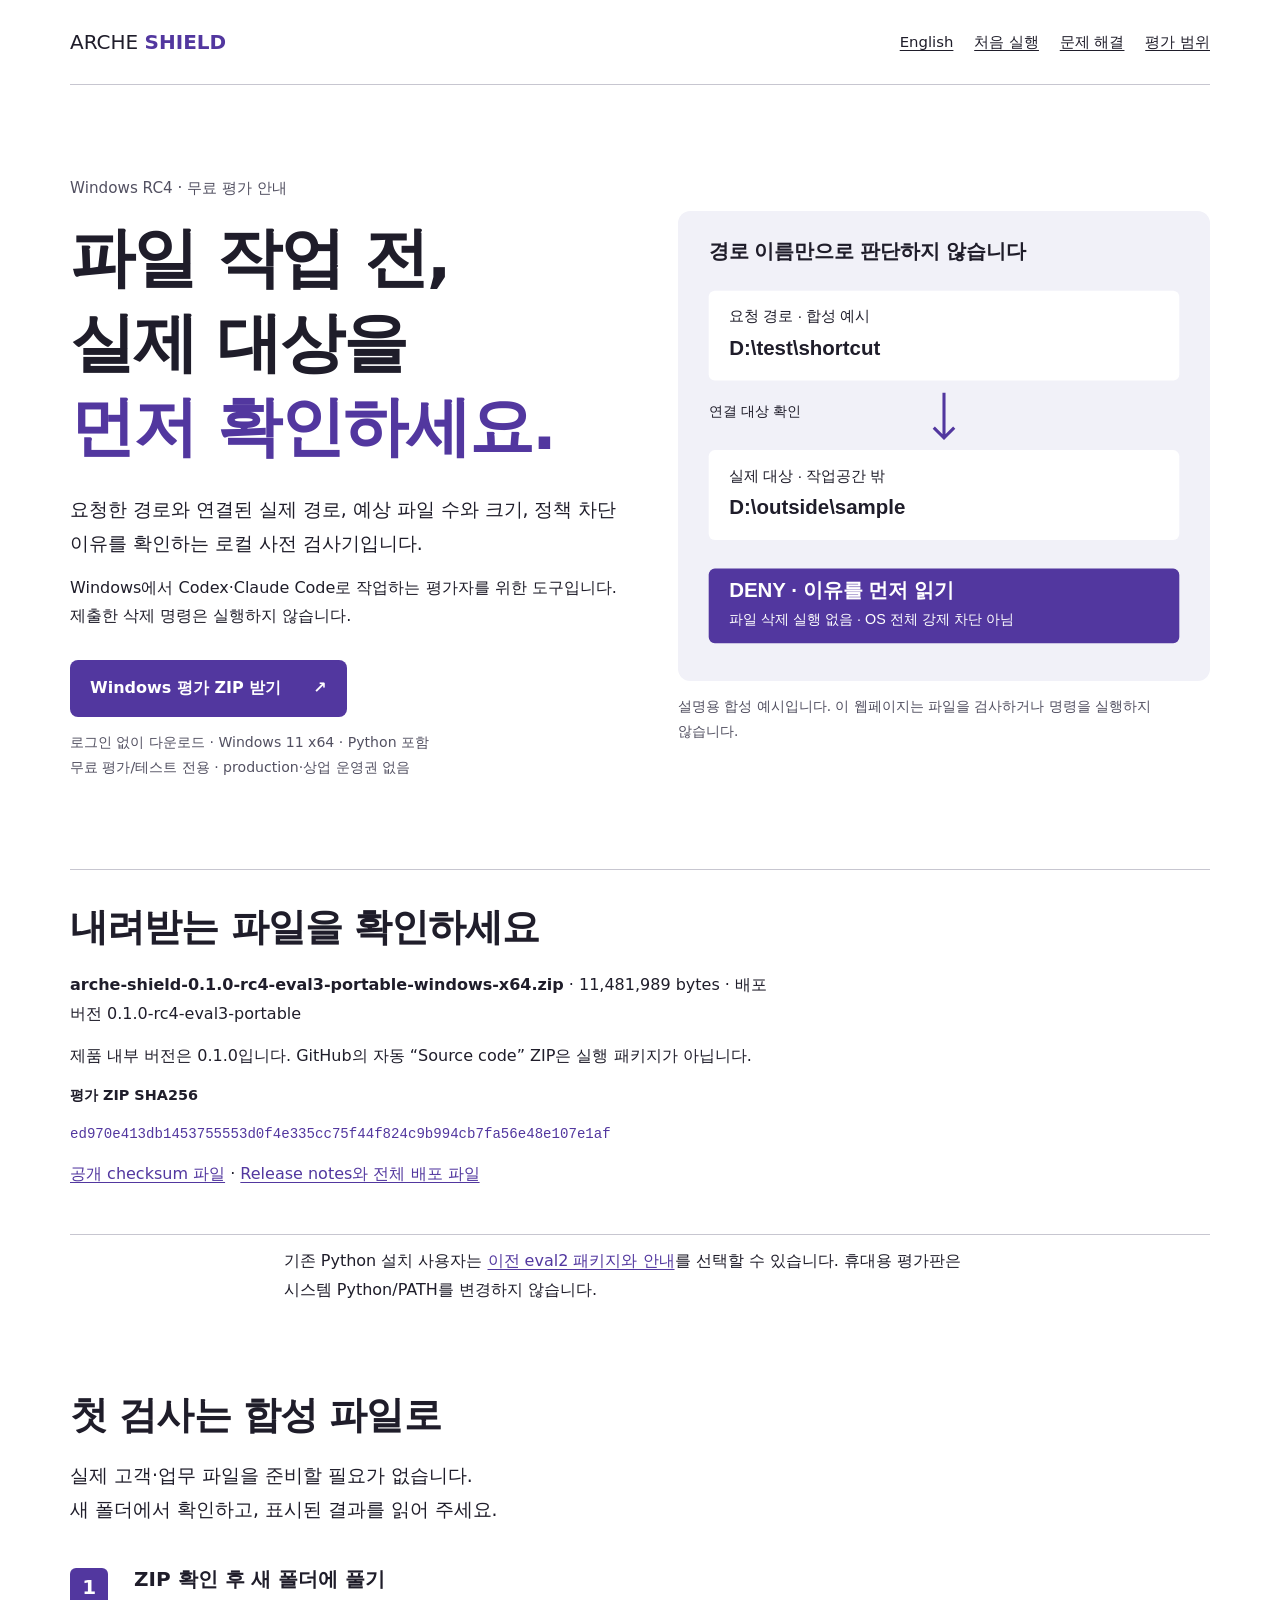
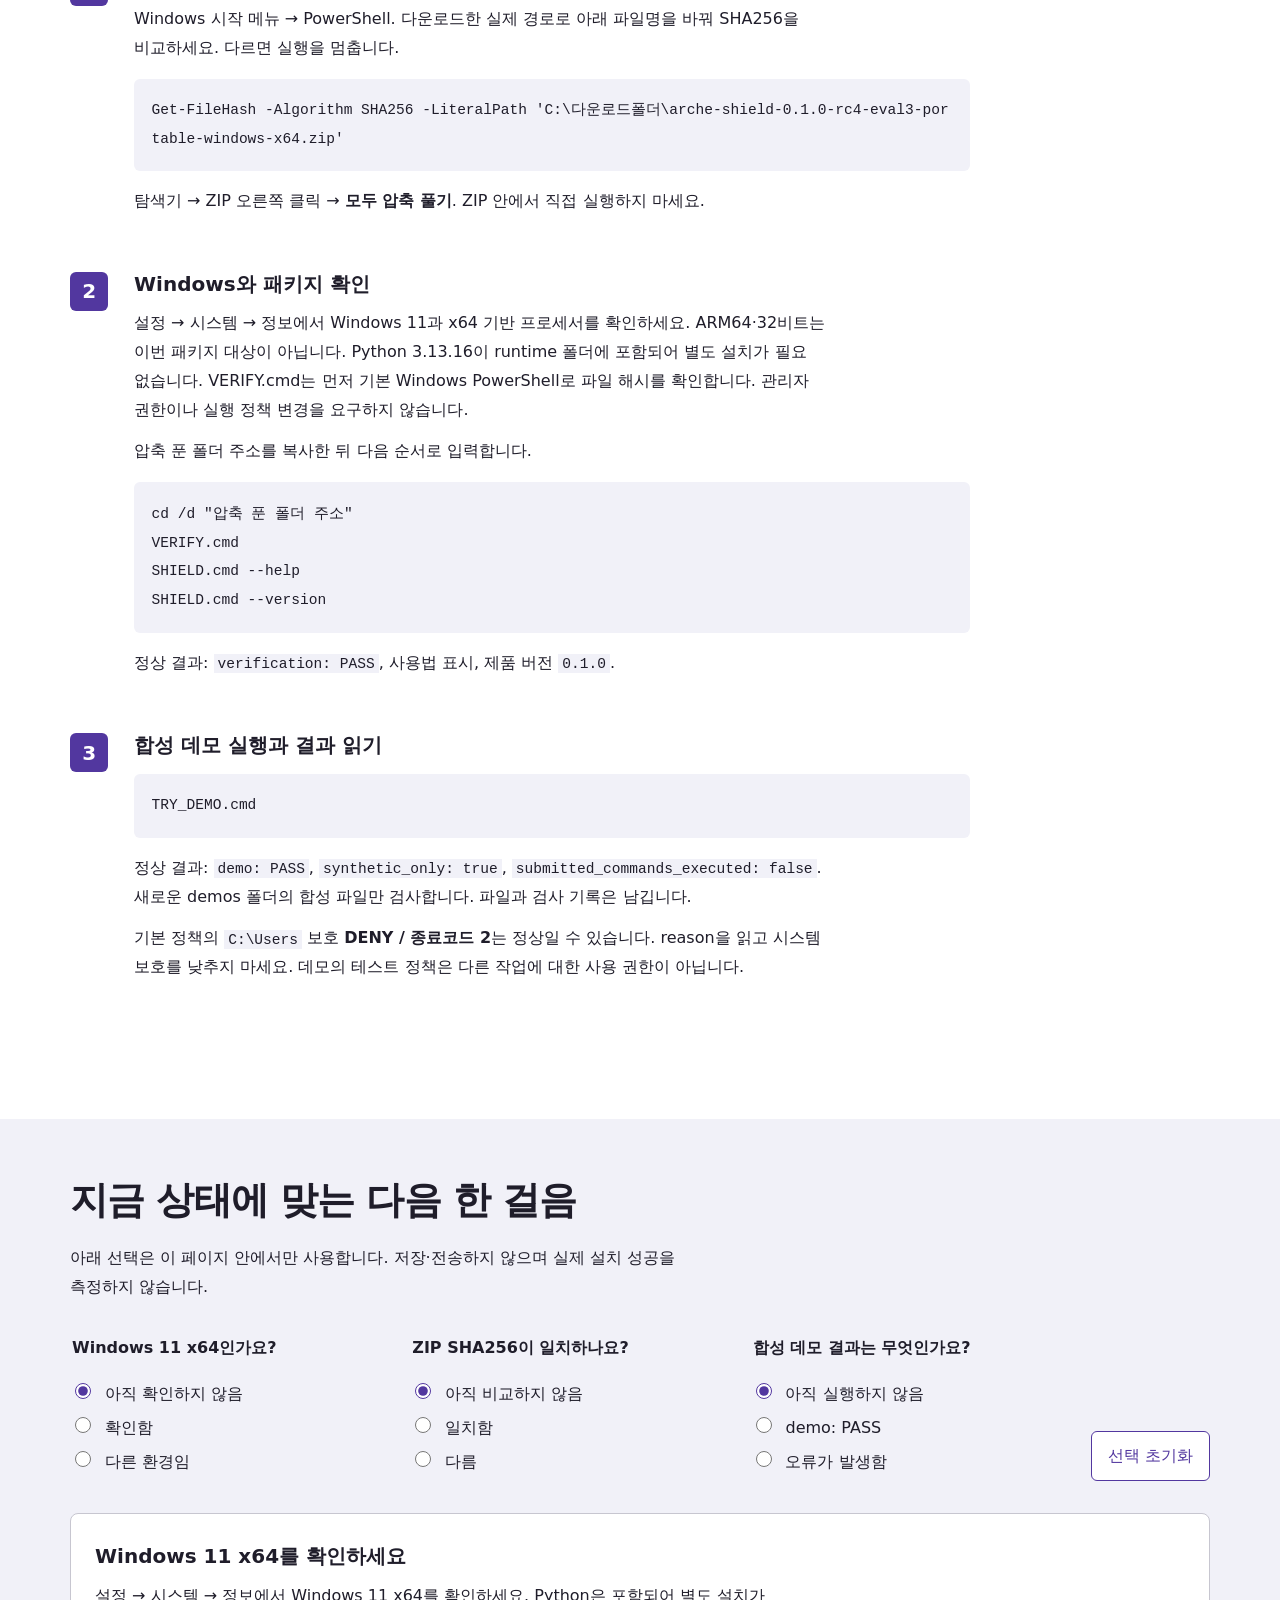
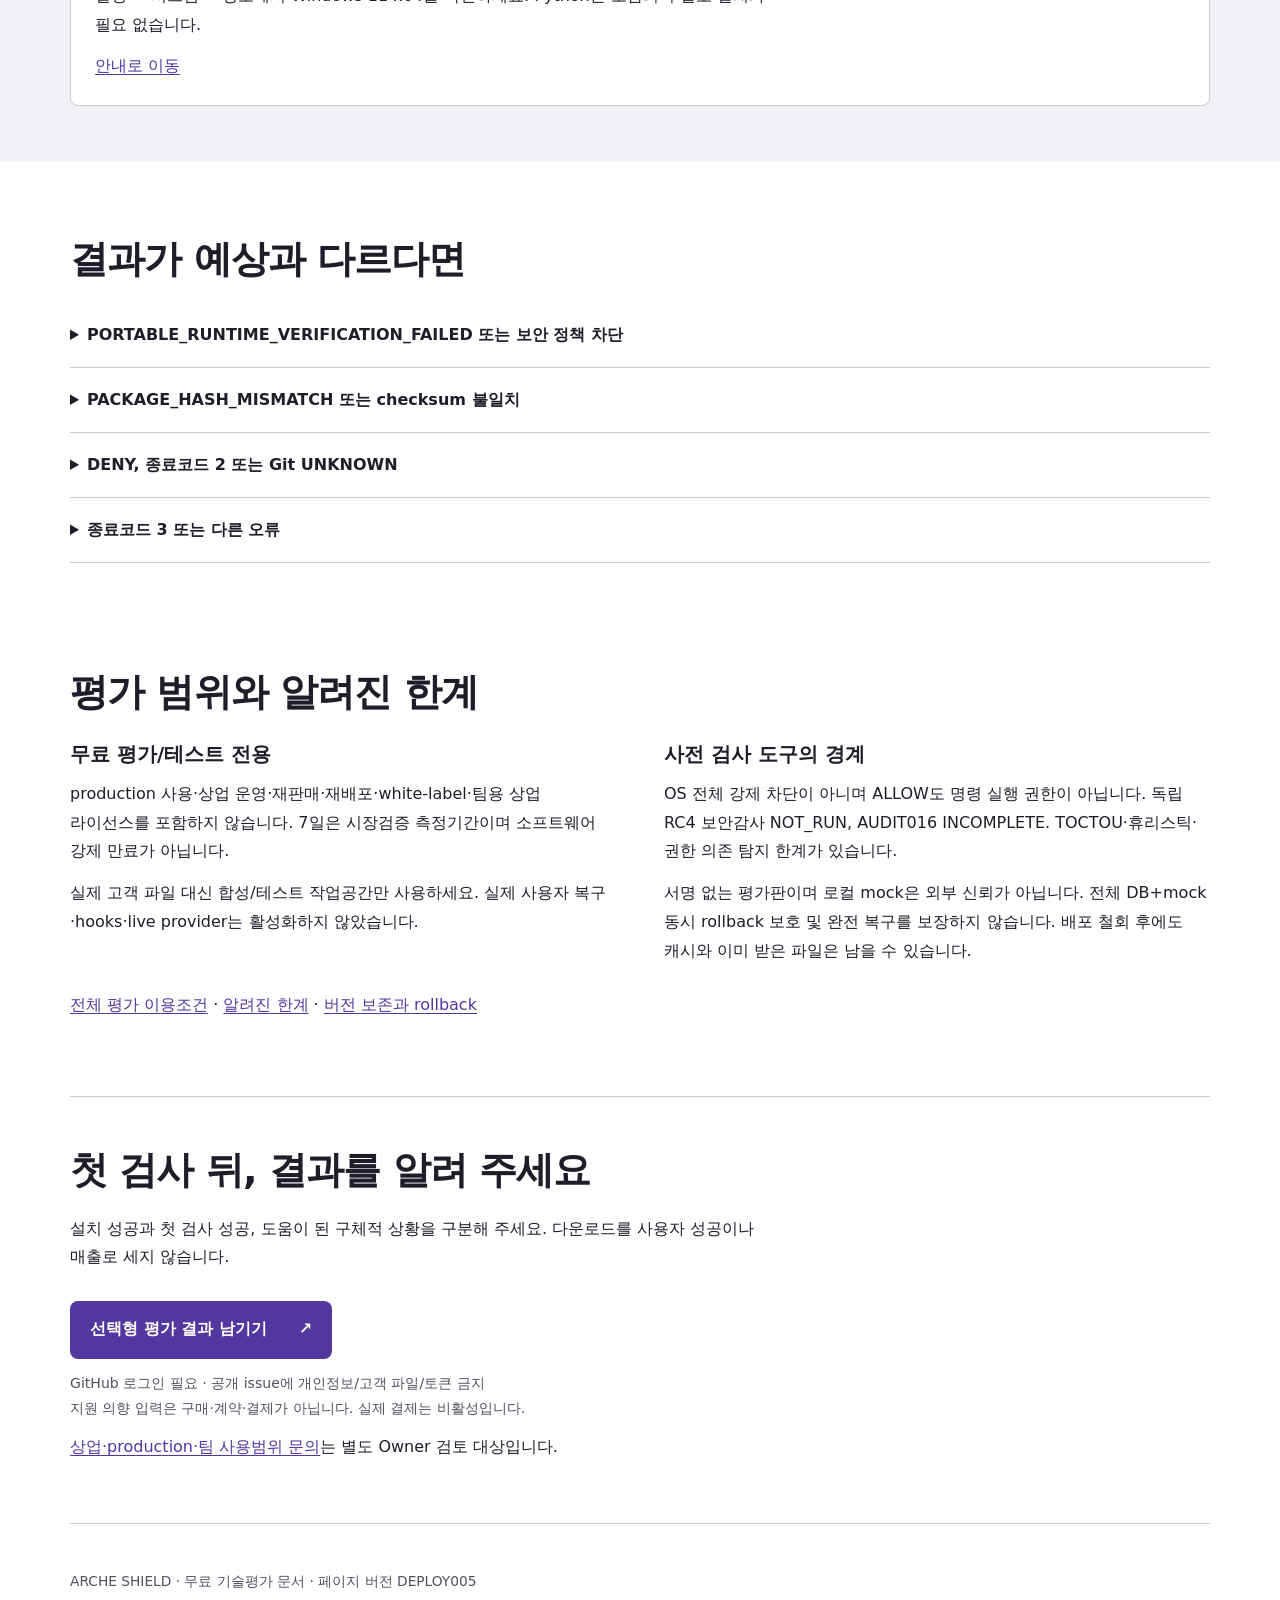
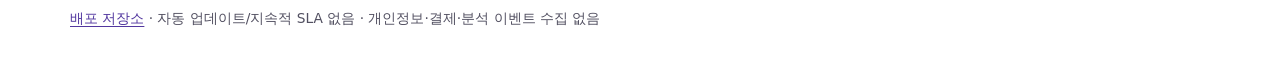
<file: docs/index.html>
<!doctype html>
<html lang="ko">
<head>
 <meta charset="utf-8"><meta name="viewport" content="width=device-width, initial-scale=1">
 <meta name="description" content="Windows에서 ARCHE SHIELD RC4 무료 평가판을 내려받고, 합성 작업공간의 첫 사전 검사를 따라가는 안내입니다.">
 <meta http-equiv="Content-Security-Policy" content="default-src 'none'; style-src 'self'; script-src 'self'; img-src 'self'; connect-src 'none'; font-src 'none'; base-uri 'none'; form-action 'none'; object-src 'none'">
 <meta name="referrer" content="no-referrer">
 <title>ARCHE SHIELD · Windows 무료 평가 시작하기</title>
 <link rel="canonical" href="https://sirundae.github.io/arche-shield-evaluation/">
 <link rel="alternate" hreflang="ko" href="https://sirundae.github.io/arche-shield-evaluation/"><link rel="alternate" hreflang="en" href="https://sirundae.github.io/arche-shield-evaluation/en/"><link rel="alternate" hreflang="x-default" href="https://sirundae.github.io/arche-shield-evaluation/en/">
 <meta property="og:title" content="ARCHE SHIELD · Windows 파일 작업 사전 검사 평가"><meta property="og:description" content="요청 경로와 실제 연결 대상, 피해 범위와 정책 이유를 확인하는 로컬 평가판. OS 전체 강제 차단이나 보안 인증은 아닙니다."><meta property="og:url" content="https://sirundae.github.io/arche-shield-evaluation/"><meta property="og:type" content="website">
 <link rel="stylesheet" href="site.css"><script src="guide.js" defer></script>
</head>
<body>
<a class="skip" href="#main">본문으로 이동</a>
<header class="wrap masthead"><a class="wordmark" href="./">ARCHE <b>SHIELD</b></a><nav aria-label="페이지 안내"><a href="en/" lang="en" hreflang="en">English</a><a href="#start">처음 실행</a><a href="#help">문제 해결</a><a href="#limits">평가 범위</a></nav></header>
<main id="main">
 <section class="wrap opening">
  <div class="intro"><p class="edition">Windows RC4 · 무료 평가 안내</p><h1>파일 작업 전,<br>실제 대상을<br><em>먼저 확인하세요.</em></h1>
   <p class="lead">요청한 경로와 연결된 실제 경로, 예상 파일 수와 크기, 정책 차단 이유를 확인하는 로컬 사전 검사기입니다.</p>
   <p>Windows에서 Codex·Claude Code로 작업하는 평가자를 위한 도구입니다. 제출한 삭제 명령은 실행하지 않습니다.</p>
   <a class="primary" href="https://github.com/sirundae/arche-shield-evaluation/releases/download/v0.1.0-rc4-eval3-portable/arche-shield-0.1.0-rc4-eval3-portable-windows-x64.zip">Windows 평가 ZIP 받기 <span aria-hidden="true">↗</span></a>
   <p class="fine">로그인 없이 다운로드 · Windows 11 x64 · Python 포함<br>무료 평가/테스트 전용 · production·상업 운영권 없음</p>
  </div>
  <figure class="path-figure"><img src="target-path.svg" alt="설명용 예시: 테스트 폴더의 링크가 작업공간 밖으로 연결되면 요청 경로와 실제 경로가 달라지며 사전 검사에서 DENY를 확인합니다." width="520" height="460"><figcaption>설명용 합성 예시입니다. 이 웹페이지는 파일을 검사하거나 명령을 실행하지 않습니다.</figcaption></figure>
 </section>
 <section class="wrap download-proof" aria-labelledby="artifact-title"><h2 id="artifact-title">내려받는 파일을 확인하세요</h2><p><b>arche-shield-0.1.0-rc4-eval3-portable-windows-x64.zip</b> · 11,481,989 bytes · 배포 버전 0.1.0-rc4-eval3-portable</p><p>제품 내부 버전은 0.1.0입니다. GitHub의 자동 “Source code” ZIP은 실행 패키지가 아닙니다.</p><p class="hash-label">평가 ZIP SHA256</p><code class="hash">ed970e413db1453755553d0f4e335cc75f44f824c9b994cb7fa56e48e107e1af</code><p><a href="https://github.com/sirundae/arche-shield-evaluation/releases/download/v0.1.0-rc4-eval3-portable/SHA256SUMS.txt">공개 checksum 파일</a> · <a href="https://github.com/sirundae/arche-shield-evaluation/releases/tag/v0.1.0-rc4-eval3-portable">Release notes와 전체 배포 파일</a></p></section>
 <p class="wrap">기존 Python 설치 사용자는 <a href="https://github.com/sirundae/arche-shield-evaluation/releases/tag/v0.1.0-rc4-eval2">이전 eval2 패키지와 안내</a>를 선택할 수 있습니다. 휴대용 평가판은 시스템 Python/PATH를 변경하지 않습니다.</p>
 <section id="start" class="wrap start" aria-labelledby="start-title"><div><h2 id="start-title">첫 검사는 합성 파일로</h2><p class="lead">실제 고객·업무 파일을 준비할 필요가 없습니다.<br>새 폴더에서 확인하고, 표시된 결과를 읽어 주세요.</p></div>
  <ol class="steps">
   <li><h3>ZIP 확인 후 새 폴더에 풀기</h3><p>Windows 시작 메뉴 → PowerShell. 다운로드한 실제 경로로 아래 파일명을 바꿔 SHA256을 비교하세요. 다르면 실행을 멈춥니다.</p><pre><code>Get-FileHash -Algorithm SHA256 -LiteralPath 'C:\다운로드폴더\arche-shield-0.1.0-rc4-eval3-portable-windows-x64.zip'</code></pre><p>탐색기 → ZIP 오른쪽 클릭 → <b>모두 압축 풀기</b>. ZIP 안에서 직접 실행하지 마세요.</p></li>
   <li><h3>Windows와 패키지 확인</h3><p>설정 → 시스템 → 정보에서 Windows 11과 x64 기반 프로세서를 확인하세요. ARM64·32비트는 이번 패키지 대상이 아닙니다. Python 3.13.16이 runtime 폴더에 포함되어 별도 설치가 필요 없습니다. VERIFY.cmd는 먼저 기본 Windows PowerShell로 파일 해시를 확인합니다. 관리자 권한이나 실행 정책 변경을 요구하지 않습니다.</p><p>압축 푼 폴더 주소를 복사한 뒤 다음 순서로 입력합니다.</p><pre><code>cd /d "압축 푼 폴더 주소"
VERIFY.cmd
SHIELD.cmd --help
SHIELD.cmd --version</code></pre><p>정상 결과: <code>verification: PASS</code>, 사용법 표시, 제품 버전 <code>0.1.0</code>.</p></li>
   <li><h3>합성 데모 실행과 결과 읽기</h3><pre><code>TRY_DEMO.cmd</code></pre><p>정상 결과: <code>demo: PASS</code>, <code>synthetic_only: true</code>, <code>submitted_commands_executed: false</code>. 새로운 demos 폴더의 합성 파일만 검사합니다. 파일과 검사 기록은 남깁니다.</p><p>기본 정책의 <code>C:\Users</code> 보호 <b>DENY / 종료코드 2</b>는 정상일 수 있습니다. reason을 읽고 시스템 보호를 낮추지 마세요. 데모의 테스트 정책은 다른 작업에 대한 사용 권한이 아닙니다.</p></li>
  </ol>
 </section>
 <section class="guide-surface"><div class="wrap"><h2>지금 상태에 맞는 다음 한 걸음</h2><p>아래 선택은 이 페이지 안에서만 사용합니다. 저장·전송하지 않으며 실제 설치 성공을 측정하지 않습니다.</p>
  <form id="readiness" aria-label="첫 실행 도움말 선택">
   <fieldset><legend>Windows 11 x64인가요?</legend><label><input type="radio" name="python" value="unknown" checked> 아직 확인하지 않음</label><label><input type="radio" name="python" value="yes"> 확인함</label><label><input type="radio" name="python" value="no"> 다른 환경임</label></fieldset>
   <fieldset><legend>ZIP SHA256이 일치하나요?</legend><label><input type="radio" name="checksum" value="unknown" checked> 아직 비교하지 않음</label><label><input type="radio" name="checksum" value="yes"> 일치함</label><label><input type="radio" name="checksum" value="no"> 다름</label></fieldset>
   <fieldset><legend>합성 데모 결과는 무엇인가요?</legend><label><input type="radio" name="demo" value="unknown" checked> 아직 실행하지 않음</label><label><input type="radio" name="demo" value="yes"> demo: PASS</label><label><input type="radio" name="demo" value="no"> 오류가 발생함</label></fieldset>
   <button type="reset">선택 초기화</button>
  </form>
  <div class="next-step" role="status" aria-live="polite" aria-atomic="true"><h3 id="next-title">Windows 11 x64를 확인하세요</h3><p id="next-copy">설정 → 시스템 → 정보에서 Windows 11 x64를 확인하세요. Python은 패키지에 포함되어 있으며 별도 설치하지 않습니다.</p><a id="next-link" href="#start">첫 실행 순서 보기</a></div>
  <noscript><p>JavaScript가 꺼져 있습니다. 위의 세 단계와 아래 문제 해결 안내만으로 평가할 수 있습니다.</p></noscript>
 </div></section>
 <section id="help" class="wrap help"><h2>결과가 예상과 다르다면</h2>
  <details><summary>PORTABLE_RUNTIME_VERIFICATION_FAILED 또는 보안 정책 차단</summary><p>파일 누락·변경 또는 기본 Windows PowerShell 실행 제한일 수 있습니다. 오류를 보존하고 새 폴더에서 checksum을 비교하세요. 보안 기능·실행 정책을 해제하거나 관리자 권한으로 우회하지 마세요. 차단이 계속되면 중지하고 정제된 오류만 접수하세요.</p></details>
  <details><summary>PACKAGE_HASH_MISMATCH 또는 checksum 불일치</summary><p>실행을 멈추세요. 기존 폴더를 덮어쓰지 말고 공개 release에서 ZIP을 다시 받아 새 폴더에서 checksum을 비교합니다. 보안 설정을 끄거나 보호를 낮추지 마세요.</p></details>
  <details><summary>DENY, 종료코드 2 또는 Git UNKNOWN</summary><p>DENY는 정책 판정입니다. 보호 폴더, workspace 밖 연결, 파일 수/크기 제한, Git 메타데이터 등을 reason에서 확인하세요. Git UNKNOWN은 허용으로 해석하지 않습니다. 실제 작업을 실행하지 마세요.</p></details>
  <details><summary>종료코드 3 또는 다른 오류</summary><p>설정·검사기록·무결성 오류일 수 있습니다. 오류 코드와 버전을 보존하고 새 합성 파일로 재현해 평가 접수에 남깁니다. 고객 파일·개인 경로·토큰을 첨부하지 마세요.</p></details>
 </section>
 <section id="limits" class="wrap boundaries"><h2>평가 범위와 알려진 한계</h2><div class="boundary-columns"><div><h3>무료 평가/테스트 전용</h3><p>production 사용·상업 운영·재판매·재배포·white-label·팀용 상업 라이선스를 포함하지 않습니다. 7일은 시장검증 측정기간이며 소프트웨어 강제 만료가 아닙니다.</p><p>실제 고객 파일 대신 합성/테스트 작업공간만 사용하세요. 실제 사용자 복구·hooks·live provider는 활성화하지 않았습니다.</p></div><div><h3>사전 검사 도구의 경계</h3><p>OS 전체 강제 차단이 아니며 ALLOW도 명령 실행 권한이 아닙니다. 독립 RC4 보안감사 NOT_RUN, AUDIT016 INCOMPLETE. TOCTOU·휴리스틱·권한 의존 탐지 한계가 있습니다.</p><p>서명 없는 평가판이며 로컬 mock은 외부 신뢰가 아닙니다. 전체 DB+mock 동시 rollback 보호 및 완전 복구를 보장하지 않습니다. 배포 철회 후에도 캐시와 이미 받은 파일은 남을 수 있습니다.</p></div></div><p><a href="https://github.com/sirundae/arche-shield-evaluation/blob/release/rc4-eval1/EVALUATION_TERMS.md">전체 평가 이용조건</a> · <a href="https://github.com/sirundae/arche-shield-evaluation/blob/release/rc4-eval1/KNOWN_LIMITATIONS.md">알려진 한계</a> · <a href="https://github.com/sirundae/arche-shield-evaluation/blob/release/rc4-eval1/ROLLBACK.md">버전 보존과 rollback</a></p></section>
 <section class="wrap feedback"><h2>첫 검사 뒤, 결과를 알려 주세요</h2><p>설치 성공과 첫 검사 성공, 도움이 된 구체적 상황을 구분해 주세요. 다운로드를 사용자 성공이나 매출로 세지 않습니다.</p><a class="primary" href="https://github.com/sirundae/arche-shield-evaluation/issues/new?template=00-evaluation.yml">선택형 평가 결과 남기기 <span aria-hidden="true">↗</span></a><p class="fine">GitHub 로그인 필요 · 공개 issue에 개인정보/고객 파일/토큰 금지<br>지원 의향 입력은 구매·계약·결제가 아닙니다. 실제 결제는 비활성입니다.</p><p><a href="https://github.com/sirundae/arche-shield-evaluation/issues/new?template=00-use-inquiry.yml">상업·production·팀 사용범위 문의</a>는 별도 Owner 검토 대상입니다.</p></section>
</main>
<footer class="wrap"><p>ARCHE SHIELD · 무료 기술평가 문서 · 페이지 버전 DEPLOY005</p><p><a href="https://github.com/sirundae/arche-shield-evaluation">배포 저장소</a> · 자동 업데이트/지속적 SLA 없음 · 개인정보·결제·분석 이벤트 수집 없음</p></footer>
</body></html>
</file>
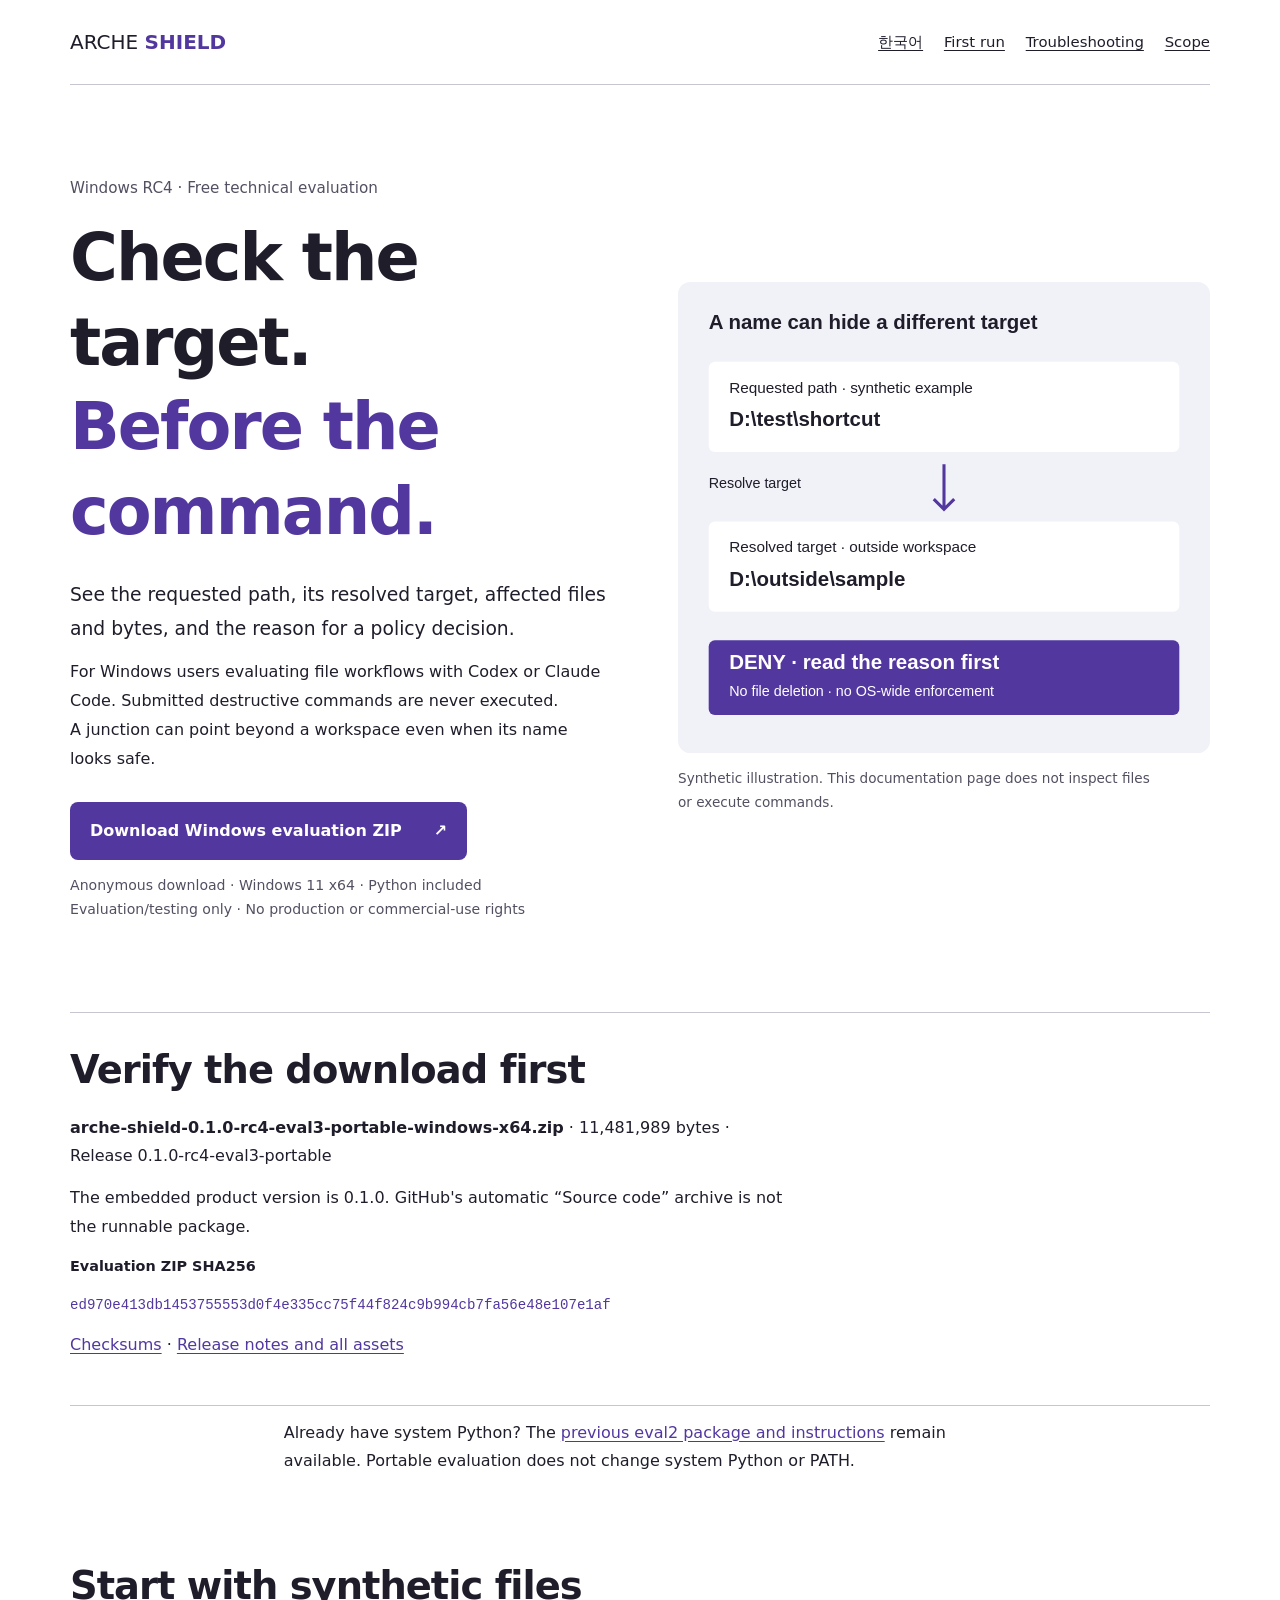
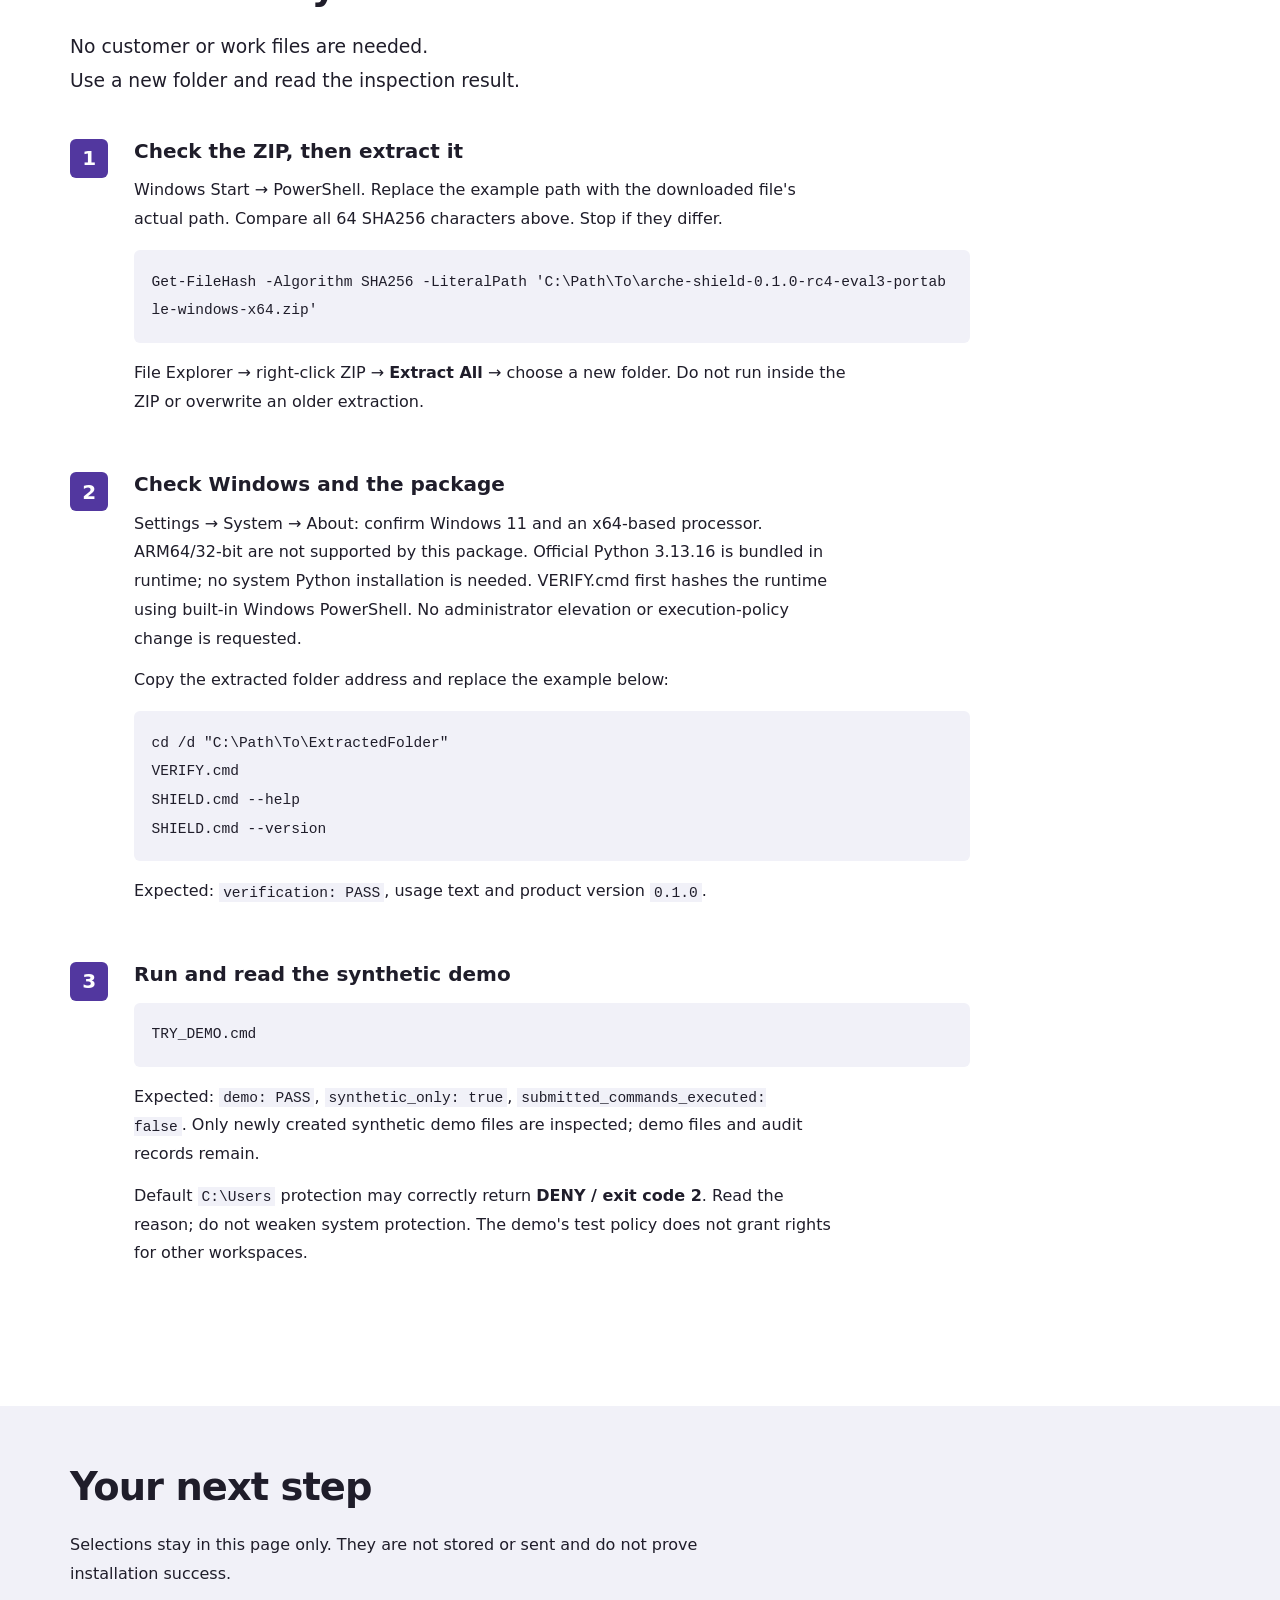
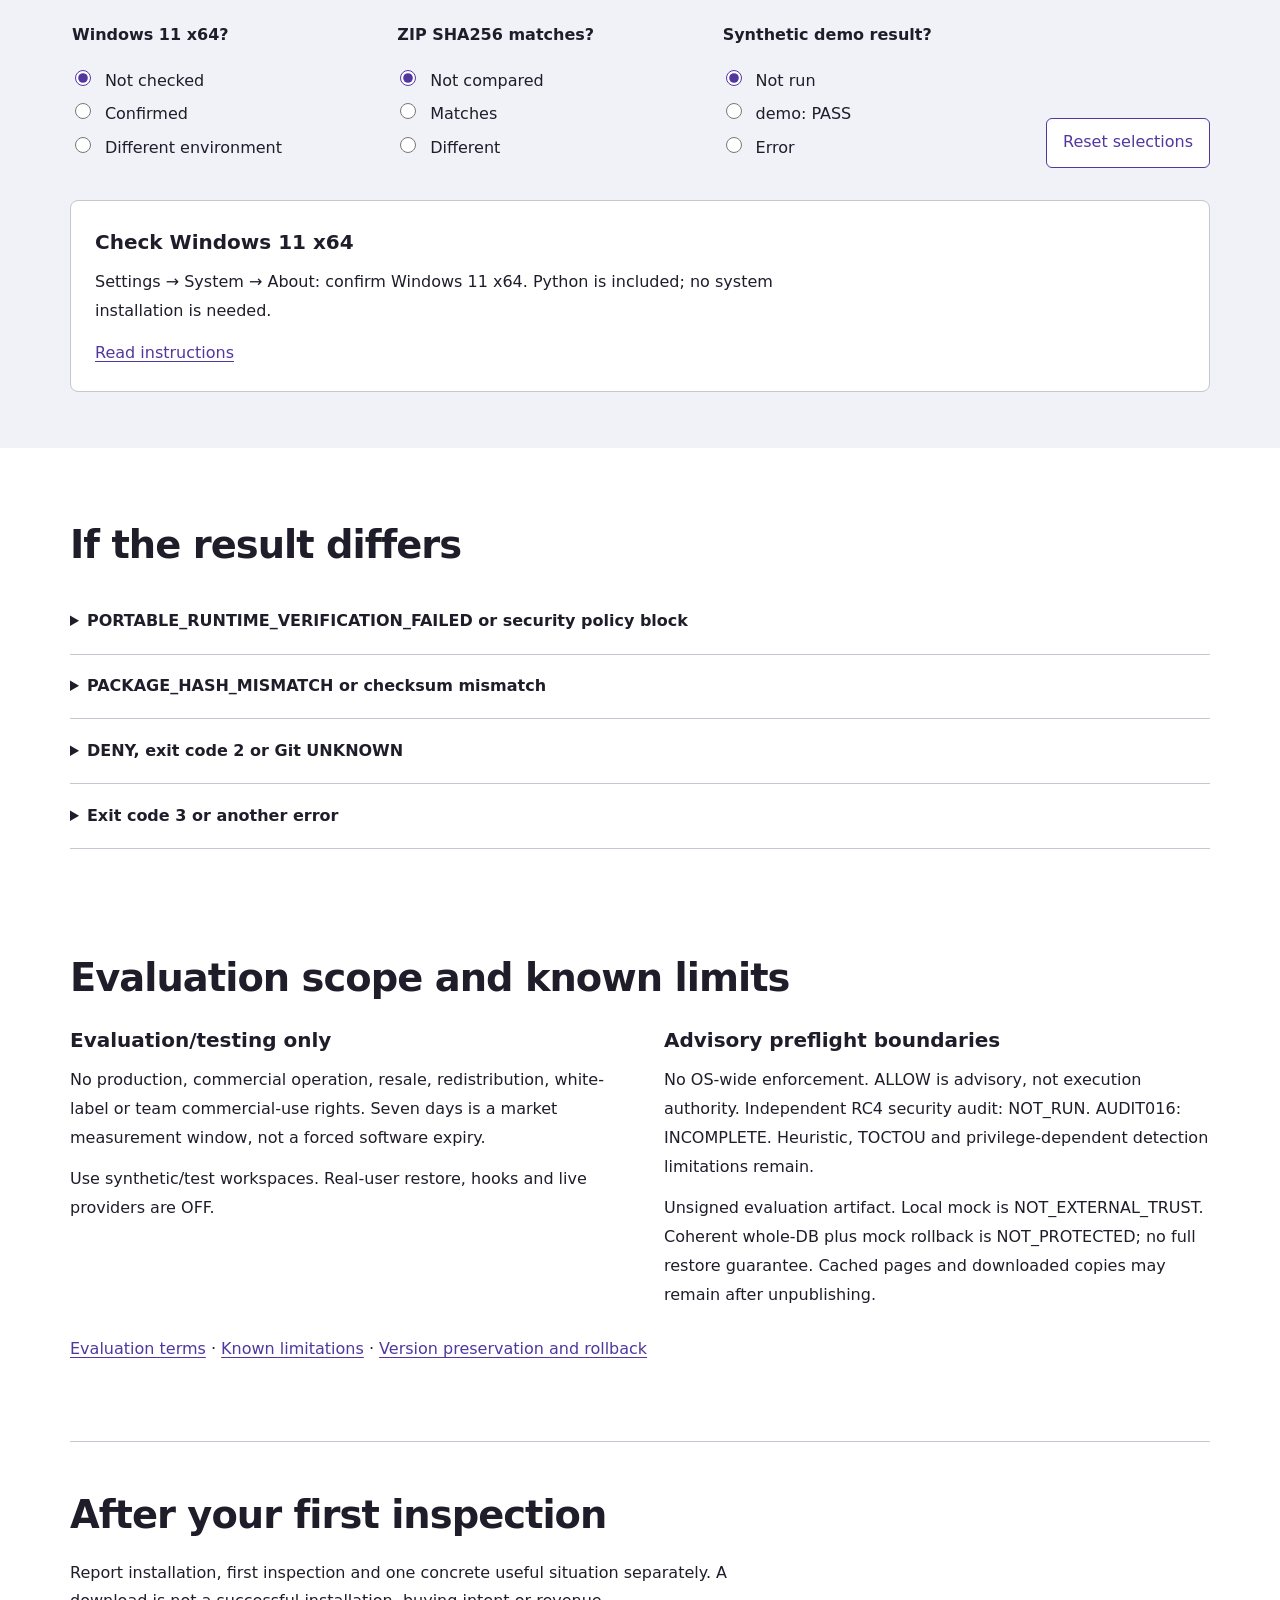
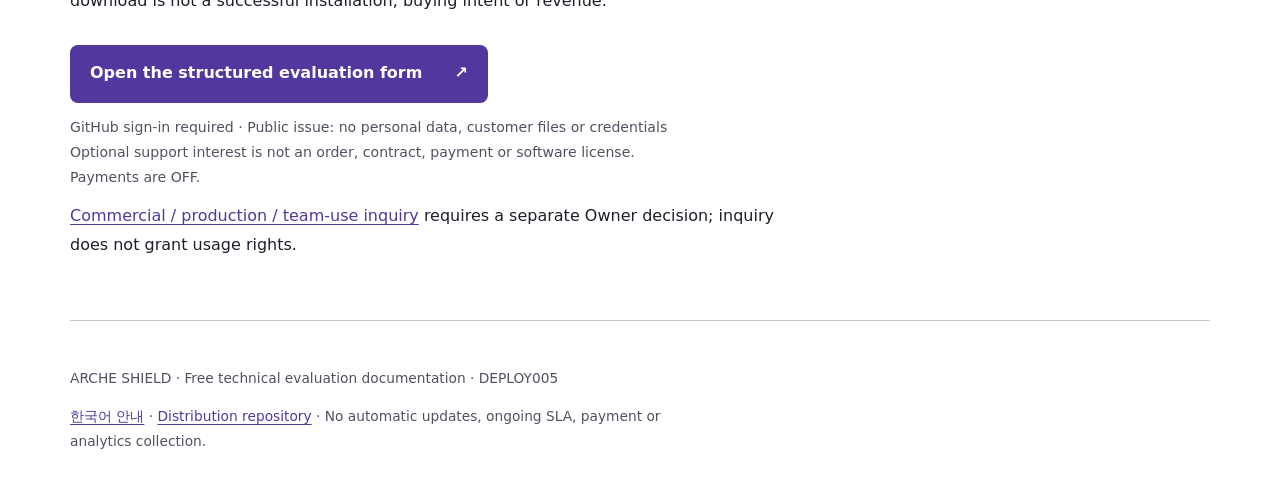
<file: docs/en/index.html>
<!doctype html>
<html lang="en">
<head>
<meta charset="utf-8"><meta name="viewport" content="width=device-width, initial-scale=1">
<meta name="description" content="Evaluate ARCHE SHIELD on Windows: inspect resolved filesystem targets and damage previews before an AI agent file operation. Offline advisory preflight, not OS enforcement.">
<meta http-equiv="Content-Security-Policy" content="default-src 'none'; style-src 'self'; script-src 'self'; img-src 'self'; connect-src 'none'; font-src 'none'; base-uri 'none'; form-action 'none'; object-src 'none'">
<meta name="referrer" content="no-referrer">
<title>ARCHE SHIELD · Windows evaluation and first inspection</title>
<link rel="canonical" href="https://sirundae.github.io/arche-shield-evaluation/en/"><link rel="alternate" hreflang="ko" href="https://sirundae.github.io/arche-shield-evaluation/"><link rel="alternate" hreflang="en" href="https://sirundae.github.io/arche-shield-evaluation/en/"><link rel="alternate" hreflang="x-default" href="https://sirundae.github.io/arche-shield-evaluation/en/">
<meta property="og:title" content="ARCHE SHIELD · Inspect the real target before a file operation">
<meta property="og:description" content="Free Windows evaluation guide: resolved paths, damage preview and policy decisions. No OS-wide enforcement or security certification.">
<meta property="og:url" content="https://sirundae.github.io/arche-shield-evaluation/en/"><meta property="og:type" content="website">
<link rel="stylesheet" href="../site.css"><script src="guide-en.js" defer></script>
</head>
<body>
<a class="skip" href="#main">Skip to content</a>
<header class="wrap masthead"><a class="wordmark" href="./">ARCHE <b>SHIELD</b></a><nav aria-label="Page navigation"><a href="../" lang="ko" hreflang="ko">한국어</a><a href="#start">First run</a><a href="#help">Troubleshooting</a><a href="#limits">Scope</a></nav></header>
<main id="main">
<section class="wrap opening">
<div class="intro"><p class="edition">Windows RC4 · Free technical evaluation</p><h1>Check the target.<br><em>Before the command.</em></h1>
<p class="lead">See the requested path, its resolved target, affected files and bytes, and the reason for a policy decision.</p>
<p>For Windows users evaluating file workflows with Codex or Claude Code. Submitted destructive commands are never executed. A junction can point beyond a workspace even when its name looks safe.</p>
<a class="primary" href="https://github.com/sirundae/arche-shield-evaluation/releases/download/v0.1.0-rc4-eval3-portable/arche-shield-0.1.0-rc4-eval3-portable-windows-x64.zip">Download Windows evaluation ZIP <span aria-hidden="true">↗</span></a>
<p class="fine">Anonymous download · Windows 11 x64 · Python included<br>Evaluation/testing only · No production or commercial-use rights</p></div>
<figure class="path-figure"><img src="target-path-en.svg" alt="Synthetic example: a shortcut in a test folder resolves outside the workspace, so preflight reports DENY without deleting files." width="520" height="460"><figcaption>Synthetic illustration. This documentation page does not inspect files or execute commands.</figcaption></figure>
</section>
<section class="wrap download-proof" aria-labelledby="artifact-title"><h2 id="artifact-title">Verify the download first</h2>
<p><b>arche-shield-0.1.0-rc4-eval3-portable-windows-x64.zip</b> · 11,481,989 bytes · Release 0.1.0-rc4-eval3-portable</p>
<p>The embedded product version is 0.1.0. GitHub's automatic “Source code” archive is not the runnable package.</p>
<p class="hash-label">Evaluation ZIP SHA256</p><code class="hash">ed970e413db1453755553d0f4e335cc75f44f824c9b994cb7fa56e48e107e1af</code>
<p><a href="https://github.com/sirundae/arche-shield-evaluation/releases/download/v0.1.0-rc4-eval3-portable/SHA256SUMS.txt">Checksums</a> · <a href="https://github.com/sirundae/arche-shield-evaluation/releases/tag/v0.1.0-rc4-eval3-portable">Release notes and all assets</a></p></section>
<p class="wrap">Already have system Python? The <a href="https://github.com/sirundae/arche-shield-evaluation/releases/tag/v0.1.0-rc4-eval2">previous eval2 package and instructions</a> remain available. Portable evaluation does not change system Python or PATH.</p>
<section id="start" class="wrap start" aria-labelledby="start-title"><div><h2 id="start-title">Start with synthetic files</h2><p class="lead">No customer or work files are needed.<br>Use a new folder and read the inspection result.</p></div>
<ol class="steps">
<li><h3>Check the ZIP, then extract it</h3><p>Windows Start → PowerShell. Replace the example path with the downloaded file's actual path. Compare all 64 SHA256 characters above. Stop if they differ.</p>
<pre><code>Get-FileHash -Algorithm SHA256 -LiteralPath 'C:\Path\To\arche-shield-0.1.0-rc4-eval3-portable-windows-x64.zip'</code></pre>
<p>File Explorer → right-click ZIP → <b>Extract All</b> → choose a new folder. Do not run inside the ZIP or overwrite an older extraction.</p></li>
<li><h3>Check Windows and the package</h3><p>Settings → System → About: confirm Windows 11 and an x64-based processor. ARM64/32-bit are not supported by this package. Official Python 3.13.16 is bundled in runtime; no system Python installation is needed. VERIFY.cmd first hashes the runtime using built-in Windows PowerShell. No administrator elevation or execution-policy change is requested.</p><p>Copy the extracted folder address and replace the example below:</p><pre><code>cd /d "C:\Path\To\ExtractedFolder"
VERIFY.cmd
SHIELD.cmd --help
SHIELD.cmd --version</code></pre><p>Expected: <code>verification: PASS</code>, usage text and product version <code>0.1.0</code>.</p></li>
<li><h3>Run and read the synthetic demo</h3><pre><code>TRY_DEMO.cmd</code></pre>
<p>Expected: <code>demo: PASS</code>, <code>synthetic_only: true</code>, <code>submitted_commands_executed: false</code>. Only newly created synthetic demo files are inspected; demo files and audit records remain.</p>
<p>Default <code>C:\Users</code> protection may correctly return <b>DENY / exit code 2</b>. Read the reason; do not weaken system protection. The demo's test policy does not grant rights for other workspaces.</p></li>
</ol></section>
<section class="guide-surface"><div class="wrap"><h2>Your next step</h2><p>Selections stay in this page only. They are not stored or sent and do not prove installation success.</p>
<form id="readiness" aria-label="First-run help">
<fieldset><legend>Windows 11 x64?</legend><label><input type="radio" name="python" value="unknown" checked> Not checked</label><label><input type="radio" name="python" value="yes"> Confirmed</label><label><input type="radio" name="python" value="no"> Different environment</label></fieldset>
<fieldset><legend>ZIP SHA256 matches?</legend><label><input type="radio" name="checksum" value="unknown" checked> Not compared</label><label><input type="radio" name="checksum" value="yes"> Matches</label><label><input type="radio" name="checksum" value="no"> Different</label></fieldset>
<fieldset><legend>Synthetic demo result?</legend><label><input type="radio" name="demo" value="unknown" checked> Not run</label><label><input type="radio" name="demo" value="yes"> demo: PASS</label><label><input type="radio" name="demo" value="no"> Error</label></fieldset>
<button type="reset">Reset selections</button>
</form>
<div class="next-step" role="status" aria-live="polite" aria-atomic="true"><h3 id="next-title">Check Windows 11 x64</h3><p id="next-copy">Settings → System → About: confirm Windows 11 x64. Python is included; no system installation is needed.</p><a id="next-link" href="#start">First-run instructions</a></div>
<noscript><p>JavaScript is disabled. Follow the three steps above and troubleshooting below; JavaScript is not required for evaluation.</p></noscript>
</div></section>
<section id="help" class="wrap help"><h2>If the result differs</h2>
<details><summary>PORTABLE_RUNTIME_VERIFICATION_FAILED or security policy block</summary><p>A file may be missing/changed or built-in Windows PowerShell may be restricted. Preserve the error and compare checksums in a fresh folder. Do not turn off security, change execution policy, elevate privileges or bypass the restriction. Stop and submit only sanitized error details.</p></details>
<details><summary>PACKAGE_HASH_MISMATCH or checksum mismatch</summary><p>Stop. Preserve the current folder, download again from the public release and compare in a new folder. Do not turn off security or lower policy protections.</p></details>
<details><summary>DENY, exit code 2 or Git UNKNOWN</summary><p>DENY is a policy result. Read the reason: protected roots, links outside a workspace, file/byte limits or Git metadata. UNKNOWN is not permission. Do not execute the proposed operation.</p></details>
<details><summary>Exit code 3 or another error</summary><p>Preserve the version and error code. It may be a configuration, audit or integrity error. Reproduce with synthetic files and report the sanitized result. Do not attach customer files, personal paths or credentials.</p></details>
</section>
<section id="limits" class="wrap boundaries"><h2>Evaluation scope and known limits</h2><div class="boundary-columns"><div><h3>Evaluation/testing only</h3><p>No production, commercial operation, resale, redistribution, white-label or team commercial-use rights. Seven days is a market measurement window, not a forced software expiry.</p><p>Use synthetic/test workspaces. Real-user restore, hooks and live providers are OFF.</p></div><div><h3>Advisory preflight boundaries</h3><p>No OS-wide enforcement. ALLOW is advisory, not execution authority. Independent RC4 security audit: NOT_RUN. AUDIT016: INCOMPLETE. Heuristic, TOCTOU and privilege-dependent detection limitations remain.</p><p>Unsigned evaluation artifact. Local mock is NOT_EXTERNAL_TRUST. Coherent whole-DB plus mock rollback is NOT_PROTECTED; no full restore guarantee. Cached pages and downloaded copies may remain after unpublishing.</p></div></div>
<p><a href="https://github.com/sirundae/arche-shield-evaluation/blob/release/rc4-eval1/EVALUATION_TERMS.md">Evaluation terms</a> · <a href="https://github.com/sirundae/arche-shield-evaluation/blob/release/rc4-eval1/KNOWN_LIMITATIONS.md">Known limitations</a> · <a href="https://github.com/sirundae/arche-shield-evaluation/blob/release/rc4-eval1/ROLLBACK.md">Version preservation and rollback</a></p></section>
<section class="wrap feedback"><h2>After your first inspection</h2><p>Report installation, first inspection and one concrete useful situation separately. A download is not a successful installation, buying intent or revenue.</p>
<a class="primary" href="https://github.com/sirundae/arche-shield-evaluation/issues/new?template=00-evaluation.yml">Open the structured evaluation form <span aria-hidden="true">↗</span></a>
<p class="fine">GitHub sign-in required · Public issue: no personal data, customer files or credentials<br>Optional support interest is not an order, contract, payment or software license. Payments are OFF.</p>
<p><a href="https://github.com/sirundae/arche-shield-evaluation/issues/new?template=00-use-inquiry.yml">Commercial / production / team-use inquiry</a> requires a separate Owner decision; inquiry does not grant usage rights.</p></section>
</main>
<footer class="wrap"><p>ARCHE SHIELD · Free technical evaluation documentation · DEPLOY005</p><p><a href="../" lang="ko">한국어 안내</a> · <a href="https://github.com/sirundae/arche-shield-evaluation">Distribution repository</a> · No automatic updates, ongoing SLA, payment or analytics collection.</p></footer>
</body></html>
</file>
<file: docs/site.css>
:root{--bg:oklch(1 0 0);--surface:oklch(.96 .009 290);--ink:oklch(.24 .025 290);--muted:oklch(.44 .028 290);--primary:oklch(.43 .16 290);--accent:oklch(.9 .07 165);--line:oklch(.83 .014 290)}
*{box-sizing:border-box}html{scroll-behavior:smooth;scroll-padding-top:2rem}body{margin:0;background:var(--bg);color:var(--ink);font-family:"Malgun Gothic","맑은 고딕","Apple SD Gothic Neo",system-ui,sans-serif;line-height:1.8;font-size:16px;word-break:keep-all;overflow-wrap:anywhere}a{color:var(--primary);text-underline-offset:.2em}a:hover{text-decoration-thickness:2px}a:focus-visible,button:focus-visible,input:focus-visible,summary:focus-visible{outline:3px solid var(--primary);outline-offset:5px}p{max-width:70ch;margin:.8rem 0;text-wrap:pretty}h1,h2,h3{text-wrap:balance;line-height:1.3}h1{font-size:clamp(2.5rem,5.1vw,4.5rem);letter-spacing:-.03em;margin:.8rem 0 1.5rem;font-weight:800}h1 em{font-style:normal;color:var(--primary)}h2{font-size:clamp(1.65rem,3vw,2.4rem);letter-spacing:-.025em;margin:0 0 1.2rem}h3{font-size:1.25rem;margin:.3rem 0 .7rem}.wrap{width:min(1140px,calc(100% - 3rem));margin-inline:auto}.masthead{display:flex;align-items:center;justify-content:space-between;gap:1rem;padding-block:1.5rem;border-bottom:1px solid var(--line)}.wordmark{text-decoration:none;color:var(--ink);font-size:1.25rem;white-space:nowrap}.wordmark b{color:var(--primary)}nav{display:flex;gap:1.3rem;flex-wrap:wrap}nav a{font-size:.93rem;color:var(--ink)}.opening{display:flex;align-items:center;gap:3rem;padding-block:clamp(3rem,6vw,5.5rem)}.intro{flex:1}.edition{font-size:.95rem;color:var(--muted)}.lead{font-size:1.17rem;line-height:1.8}.primary{display:inline-flex;align-items:center;justify-content:space-between;gap:2rem;background:var(--primary);color:var(--bg);padding:.9rem 1.25rem;border-radius:8px;text-decoration:none;font-weight:700;margin-top:1rem}.primary:hover{background:var(--ink);text-decoration:none}.fine{font-size:.88rem;color:var(--muted);line-height:1.75}.path-figure{flex:.95;min-width:0;margin:0}.path-figure img{display:block;width:100%;height:auto}.path-figure figcaption{color:var(--muted);font-size:.85rem;margin-top:.8rem;max-width:55ch}.download-proof{padding-block:2rem;border-block:1px solid var(--line)}.hash-label{font-weight:700;font-size:.9rem}.hash{display:block;overflow-wrap:anywhere;word-break:break-all;color:var(--primary);font-size:.88rem}.start{padding-block:4.5rem}.steps{list-style:none;padding:0;counter-reset:step;margin-top:2.5rem}.steps li{counter-increment:step;position:relative;padding:0 0 2.3rem 4rem;max-width:900px}.steps li:before{content:counter(step);position:absolute;left:0;top:.1rem;font-size:1.25rem;font-weight:700;background:var(--primary);color:var(--bg);width:2.4rem;height:2.4rem;display:grid;place-items:center;border-radius:6px}pre{background:var(--surface);padding:1.1rem;white-space:pre-wrap;overflow-wrap:anywhere;word-break:break-all;border-radius:6px;max-width:100%}code{font-family:Consolas,"Cascadia Mono",monospace;font-size:.91em}p code{background:var(--surface);padding:.1rem .25rem}.guide-surface{background:var(--surface);padding-block:3.5rem}form{display:flex;flex-wrap:wrap;gap:1.7rem 2.2rem;margin-block:2rem}fieldset{border:0;padding:0;margin:0;flex:1 1 240px;min-width:0}legend{font-weight:700;margin-bottom:.7rem}label{display:block;margin:.4rem 0;cursor:pointer;line-height:1.7}input{accent-color:var(--primary);margin-right:.55rem;width:1rem;height:1rem}button{font:inherit;border:1px solid var(--primary);background:var(--bg);color:var(--primary);padding:.6rem 1rem;border-radius:6px;cursor:pointer;align-self:flex-end}.next-step{padding:1.5rem;background:var(--bg);border:1px solid var(--line);border-radius:8px}.next-step p{max-width:70ch}.help{padding-block:4.5rem}details{border-bottom:1px solid var(--line);padding:1.1rem 0}summary{font-weight:700;cursor:pointer}details p{padding-inline:1.2rem}.boundaries{padding-block:2rem 4rem}.boundary-columns{display:flex;gap:3rem}.boundary-columns>div{flex:1;min-width:0}.feedback{padding-block:3rem;border-top:1px solid var(--line)}footer{padding-block:2rem;border-top:1px solid var(--line);font-size:.86rem;color:var(--muted)}.skip{position:absolute;top:.4rem;left:.5rem;transform:translateY(-200%);background:var(--bg);padding:.6rem}.skip:focus{transform:none}@media(max-width:760px){.wrap{width:calc(100% - 2rem)}.masthead{align-items:flex-start;flex-direction:column}.opening{flex-direction:column;gap:2rem;align-items:stretch}.path-figure{max-width:520px}.boundary-columns{flex-direction:column;gap:1.5rem}.steps li{padding-left:3.2rem}.start,.help{padding-block:3rem}nav{gap:1rem}.primary{max-width:100%}}@media(prefers-reduced-motion:reduce){html{scroll-behavior:auto}*{transition:none!important;animation:none!important}}
</file>
